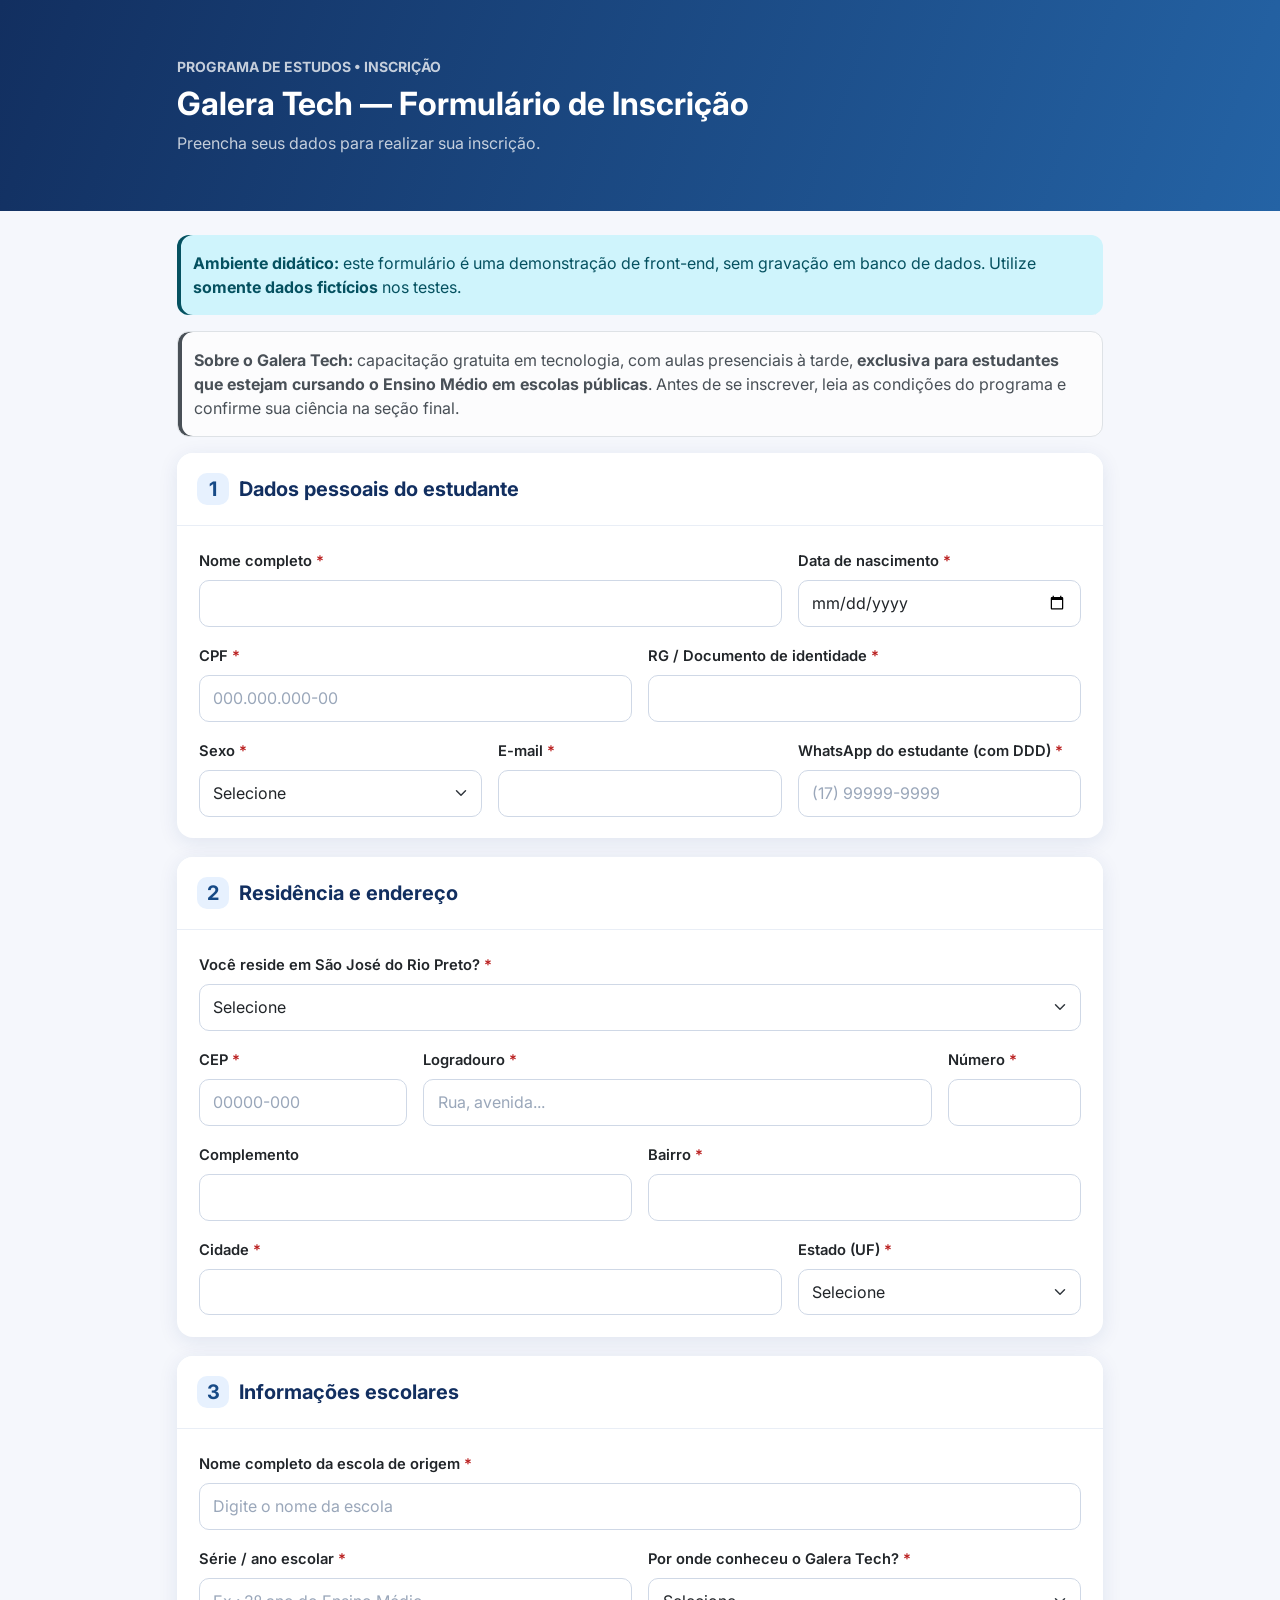
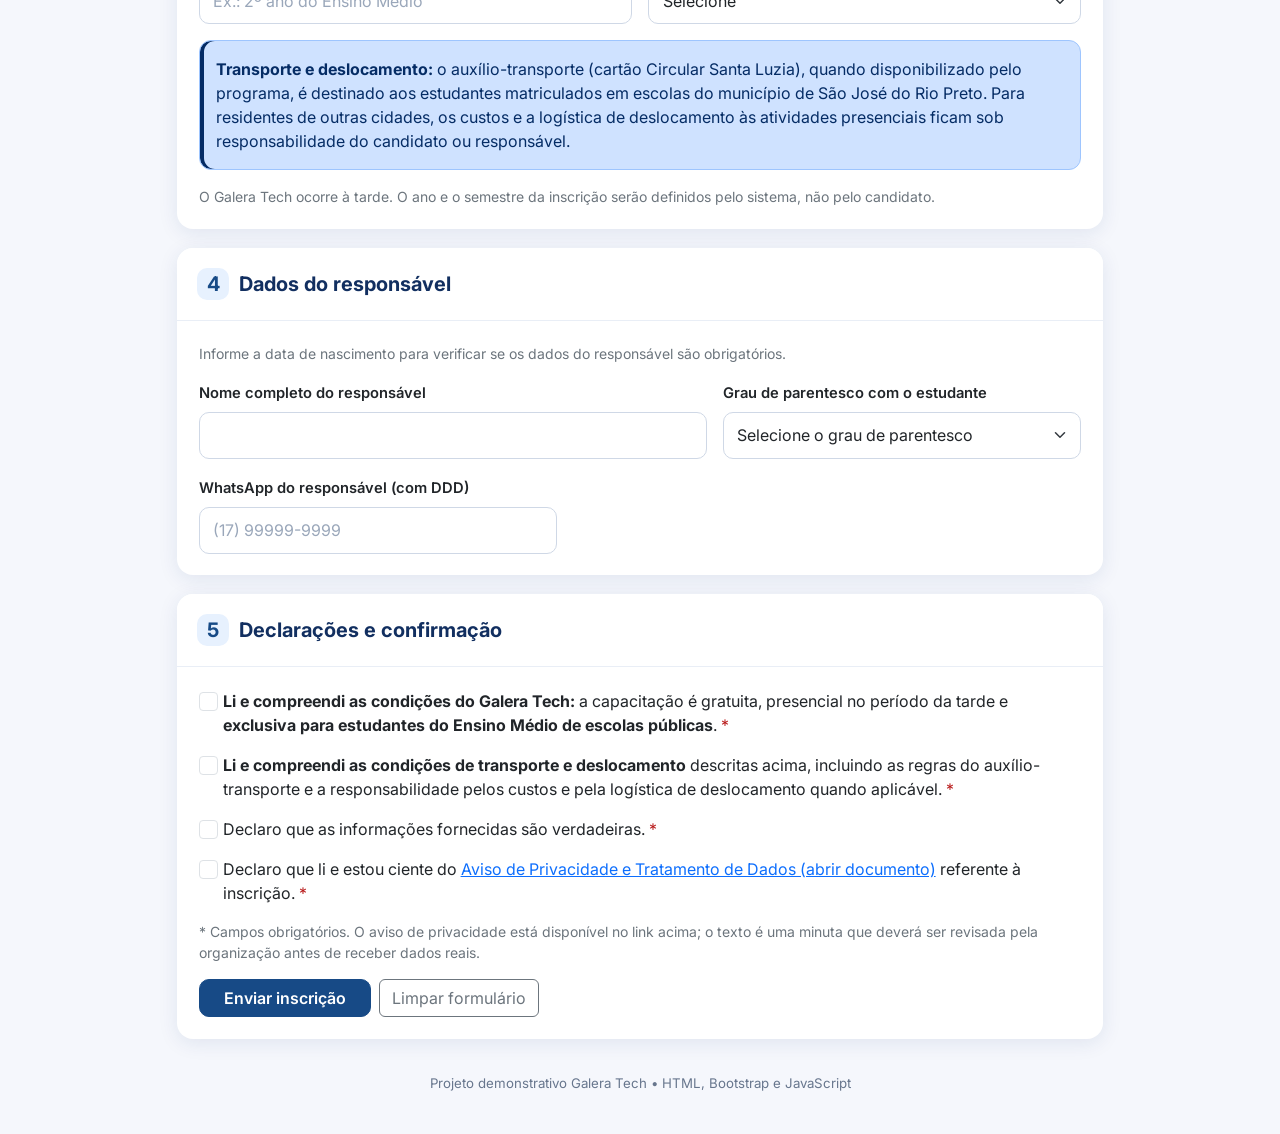
<file: projeto/index.html>
<!doctype html>
<html lang="pt-BR">

<head>
  <meta charset="utf-8" />
  <meta name="viewport" content="width=device-width, initial-scale=1" />
  <title>Galera Tech | Inscrição</title>
  <link href="https://cdn.jsdelivr.net/npm/bootstrap@5.3.3/dist/css/bootstrap.min.css" rel="stylesheet" />
  <link rel="stylesheet" href="assets/style.css" />
  <link rel="preconnect" href="https://fonts.googleapis.com" />
  <link rel="preconnect" href="https://fonts.gstatic.com" crossorigin />
  <link href="https://fonts.googleapis.com/css2?family=Inter:ital,opsz,wght@400;500;600;700" rel="stylesheet" />
</head>

<body>
  <header class="cabecalho">
    <div class="container" style="max-width: 950px">
      <div class="small text-uppercase fw-bold opacity-75 mb-2">
        Programa de estudos • Inscrição
      </div>
      <h1 class="h2 fw-bold mb-2">Galera Tech — Formulário de Inscrição</h1>
      <p class="mb-0 opacity-75">
        Preencha seus dados para realizar sua inscrição.
      </p>
    </div>
  </header>
  <main class="container py-4" style="max-width: 950px">
    <div class="alert alert-info border-0" role="note">
      <strong>Ambiente didático:</strong> este formulário é uma demonstração
      de front-end, sem gravação em banco de dados. Utilize
      <strong>somente dados fictícios</strong> nos testes.
    </div>
    <div class="alert alert-light border" role="note">
      <strong>Sobre o Galera Tech:</strong> capacitação gratuita em
      tecnologia, com aulas presenciais à tarde,
      <strong>exclusiva para estudantes que estejam cursando o Ensino Médio em
        escolas públicas</strong>. Antes de se inscrever, leia as condições do programa e confirme sua
      ciência na seção final.
    </div>
    <div id="mensagemSucesso" class="alert alert-success d-none" role="status" tabindex="-1"></div>
    <form id="formInscricao" novalidate>
      <section class="card secao">
        <div class="card-header">
          <h2 class="h5 mb-0">
            <span class="numero">1</span>Dados pessoais do estudante
          </h2>
        </div>
        <div class="card-body">
          <div class="row g-3">
            <div class="col-md-8">
              <label for="nome" class="form-label">Nome completo <span class="obrigatorio">*</span></label><input
                class="form-control" id="nome" name="nome" autocomplete="name" maxlength="150" required />
              <div class="invalid-feedback">Informe o nome completo.</div>
            </div>
            <div class="col-md-4">
              <label for="nascimento" class="form-label">Data de nascimento <span
                  class="obrigatorio">*</span></label><input type="date" class="form-control" id="nascimento"
                name="data_nascimento" required />
              <div class="invalid-feedback">
                Informe uma data de nascimento válida.
              </div>
            </div>
            <div class="col-md-6">
              <label for="cpf" class="form-label">CPF <span class="obrigatorio">*</span></label><input
                class="form-control" id="cpf" name="cpf" inputmode="numeric" placeholder="000.000.000-00" maxlength="14"
                required />
              <div class="invalid-feedback">Informe um CPF válido.</div>
            </div>
            <div class="col-md-6">
              <label for="rg" class="form-label">RG / Documento de identidade
                <span class="obrigatorio">*</span></label><input class="form-control" id="rg" name="rg" maxlength="30"
                required />
              <div class="invalid-feedback">
                Informe o documento de identidade.
              </div>
            </div>
            <div class="col-md-4">
              <label for="sexo" class="form-label">Sexo <span class="obrigatorio">*</span></label><select
                class="form-select" id="sexo" name="sexo" required>
                <option value="">Selecione</option>
                <option>Masculino</option>
                <option>Feminino</option>
                <option>Não desejo informar</option>
              </select>
              <div class="invalid-feedback">Selecione uma opção.</div>
            </div>
            <div class="col-md-4">
              <label for="email" class="form-label">E-mail <span class="obrigatorio">*</span></label><input type="email"
                class="form-control" id="email" name="email" maxlength="150" autocomplete="email" required />
              <div class="invalid-feedback">Informe um e-mail válido.</div>
            </div>
            <div class="col-md-4">
              <label for="telefone" class="form-label">WhatsApp do estudante (com DDD)
                <span class="obrigatorio">*</span></label><input type="tel" class="form-control" id="telefone"
                name="telefone" placeholder="(17) 99999-9999" maxlength="15" inputmode="numeric" required />
              <div class="invalid-feedback">
                Informe um celular com DDD (11 dígitos).
              </div>
            </div>
          </div>
        </div>
      </section>
      <section class="card secao">
        <div class="card-header">
          <h2 class="h5 mb-0">
            <span class="numero">2</span>Residência e endereço
          </h2>
        </div>
        <div class="card-body">
          <div class="row g-3">
            <div class="col-12">
              <label for="resideRioPreto" class="form-label">Você reside em São José do Rio Preto?
                <span class="obrigatorio">*</span></label><select id="resideRioPreto" name="reside_rio_preto"
                class="form-select" required>
                <option value="">Selecione</option>
                <option value="sim">Sim</option>
                <option value="nao">Não</option>
              </select>
              <div class="invalid-feedback">
                Informe se reside em São José do Rio Preto.
              </div>
            </div>
            <div class="col-md-3">
              <label for="cep" class="form-label">CEP <span class="obrigatorio">*</span></label><input
                class="form-control" id="cep" name="cep" placeholder="00000-000" maxlength="9" inputmode="numeric"
                required />
              <div class="invalid-feedback">
                Informe um CEP com 8 dígitos.
              </div>
            </div>
            <div class="col-md-7">
              <label for="logradouro" class="form-label">Logradouro <span class="obrigatorio">*</span></label><input
                class="form-control" id="logradouro" name="logradouro" maxlength="150" placeholder="Rua, avenida..."
                required />
              <div class="invalid-feedback">Informe o logradouro.</div>
            </div>
            <div class="col-md-2">
              <label for="numero" class="form-label">Número <span class="obrigatorio">*</span></label><input
                class="form-control" id="numero" name="numero" maxlength="15" required />
              <div class="invalid-feedback">Informe o número ou S/N.</div>
            </div>
            <div class="col-md-6">
              <label for="complemento" class="form-label">Complemento</label><input class="form-control"
                id="complemento" name="complemento" maxlength="100" />
            </div>
            <div class="col-md-6">
              <label for="bairro" class="form-label">Bairro <span class="obrigatorio">*</span></label><input
                class="form-control" id="bairro" name="bairro" maxlength="100" required />
              <div class="invalid-feedback">Informe o bairro.</div>
            </div>
            <div class="col-md-8">
              <label for="cidade" class="form-label">Cidade <span class="obrigatorio">*</span></label><input
                class="form-control" id="cidade" name="cidade" maxlength="100" required />
              <div class="invalid-feedback">Informe a cidade.</div>
            </div>
            <div class="col-md-4">
              <label for="estado" class="form-label">Estado (UF) <span class="obrigatorio">*</span></label><select
                class="form-select" id="estado" name="estado" required>
                <option value="">Selecione</option>
                <option value="AC">Acre (AC)</option>
                <option value="AL">Alagoas (AL)</option>
                <option value="AP">Amapá (AP)</option>
                <option value="AM">Amazonas (AM)</option>
                <option value="BA">Bahia (BA)</option>
                <option value="CE">Ceará (CE)</option>
                <option value="DF">Distrito Federal (DF)</option>
                <option value="ES">Espírito Santo (ES)</option>
                <option value="GO">Goiás (GO)</option>
                <option value="MA">Maranhão (MA)</option>
                <option value="MT">Mato Grosso (MT)</option>
                <option value="MS">Mato Grosso do Sul (MS)</option>
                <option value="MG">Minas Gerais (MG)</option>
                <option value="PA">Pará (PA)</option>
                <option value="PB">Paraíba (PB)</option>
                <option value="PR">Paraná (PR)</option>
                <option value="PE">Pernambuco (PE)</option>
                <option value="PI">Piauí (PI)</option>
                <option value="RJ">Rio de Janeiro (RJ)</option>
                <option value="RN">Rio Grande do Norte (RN)</option>
                <option value="RS">Rio Grande do Sul (RS)</option>
                <option value="RO">Rondônia (RO)</option>
                <option value="RR">Roraima (RR)</option>
                <option value="SC">Santa Catarina (SC)</option>
                <option value="SP">São Paulo (SP)</option>
                <option value="SE">Sergipe (SE)</option>
                <option value="TO">Tocantins (TO)</option>
              </select>
              <div class="invalid-feedback">Selecione o estado.</div>
            </div>
          </div>
        </div>
      </section>
      <section class="card secao">
        <div class="card-header">
          <h2 class="h5 mb-0">
            <span class="numero">3</span>Informações escolares
          </h2>
        </div>
        <div class="card-body">
          <div class="row g-3">
            <div class="col-12">
              <label for="escola" class="form-label">Nome completo da escola de origem
                <span class="obrigatorio">*</span></label><input type="text" class="form-control" id="escola"
                name="nome_escola" maxlength="150" placeholder="Digite o nome da escola" required />
              <div class="invalid-feedback">Informe o nome da escola.</div>
            </div>
            <div class="col-md-6">
              <label for="serie" class="form-label">Série / ano escolar <span class="obrigatorio">*</span></label><input
                type="text" class="form-control" id="serie" name="serie_escolar"
                placeholder="Ex.: 2º ano do Ensino Médio" maxlength="80" required />
              <div class="invalid-feedback">
                Informe a série ou ano escolar.
              </div>
            </div>
            <div class="col-md-6">
              <label for="origemDivulgacao" class="form-label">Por onde conheceu o Galera Tech?
                <span class="obrigatorio">*</span></label><select class="form-select" id="origemDivulgacao"
                name="origem_divulgacao" required>
                <option value="">Selecione</option>
                <option>Instagram / Redes sociais</option>
                <option>Escola (Diretoria / Professores)</option>
                <option>Amigos ou familiares</option>
                <option>Anúncio no rádio ou TV</option>
                <option>Outros</option>
              </select>
              <div class="invalid-feedback">
                Selecione como conheceu o projeto.
              </div>
            </div>
          </div>
          <div class="alert alert-primary mt-3 mb-0" role="note" id="informacaoTransporte">
            <strong>Transporte e deslocamento:</strong> o auxílio-transporte
            (cartão Circular Santa Luzia), quando disponibilizado pelo
            programa, é destinado aos estudantes matriculados em escolas do
            município de São José do Rio Preto. Para residentes de outras
            cidades, os custos e a logística de deslocamento às atividades
            presenciais ficam sob responsabilidade do candidato ou
            responsável.
          </div>
          <p class="small text-secondary mt-3 mb-0">
            O Galera Tech ocorre à tarde. O ano e o semestre da inscrição
            serão definidos pelo sistema, não pelo candidato.
          </p>
        </div>
      </section>
      <section class="card secao">
        <div class="card-header">
          <h2 class="h5 mb-0">
            <span class="numero">4</span>Dados do responsável
          </h2>
        </div>
        <div class="card-body">
          <p class="small text-secondary" id="ajudaResponsavel">
            Nome, WhatsApp e parentesco são obrigatórios para estudantes
            menores de 18 anos e opcionais para maiores.
          </p>
          <div class="row g-3">
            <div class="col-md-7">
              <label for="responsavelNome" class="form-label">Nome completo do responsável
                <span class="obrigatorio" id="asteriscoResponsavel">*</span></label><input
                class="form-control responsavel" id="responsavelNome" name="responsavel_nome" maxlength="150"
                autocomplete="off" />
              <div class="invalid-feedback">
                Informe o nome do responsável.
              </div>
            </div>
            <div class="col-md-5">
              <label for="parentesco" class="form-label">Grau de parentesco com o estudante
                <span class="obrigatorio" id="asteriscoParentesco">*</span></label><select
                class="form-select responsavel" id="parentesco" name="parentesco">
                <option value="">Selecione o grau de parentesco</option>
                <option value="Mãe">Mãe</option>
                <option value="Pai">Pai</option>
                <option value="Tutor(a) / Responsável legal">
                  Tutor(a) / Responsável legal
                </option>
                <option value="Outro">Outro</option>
              </select>
              <div class="invalid-feedback">Selecione o parentesco.</div>
            </div>
            <div class="col-md-5">
              <label for="responsavelTelefone" class="form-label">WhatsApp do responsável (com DDD)
                <span class="obrigatorio" id="asteriscoTelefoneResponsavel">*</span></label><input type="tel"
                class="form-control responsavel" id="responsavelTelefone" name="responsavel_telefone" maxlength="15"
                inputmode="numeric" placeholder="(17) 99999-9999" />
              <div class="invalid-feedback">
                Informe um WhatsApp com DDD (11 dígitos).
              </div>
            </div>
          </div>
        </div>
      </section>
      <section class="card secao">
        <div class="card-header">
          <h2 class="h5 mb-0">
            <span class="numero">5</span>Declarações e confirmação
          </h2>
        </div>
        <div class="card-body">
          <div class="form-check mb-3">
            <input class="form-check-input" type="checkbox" id="cienciaPrograma" name="ciencia_programa"
              required /><label class="form-check-label" for="cienciaPrograma"><strong>Li e compreendi as condições do
                Galera Tech:</strong> a
              capacitação é gratuita, presencial no período da tarde e
              <strong>exclusiva para estudantes do Ensino Médio de escolas
                públicas</strong>. <span class="obrigatorio">*</span></label>
            <div class="invalid-feedback">
              Confirme que leu e compreendeu as condições de participação.
            </div>
          </div>
          <div class="form-check mb-3">
            <input class="form-check-input" type="checkbox" id="cienciaTransporte" name="ciencia_transporte"
              required /><label class="form-check-label" for="cienciaTransporte"><strong>Li e compreendi as condições de
                transporte e
                deslocamento</strong>
              descritas acima, incluindo as regras do auxílio-transporte e a
              responsabilidade pelos custos e pela logística de deslocamento
              quando aplicável. <span class="obrigatorio">*</span></label>
            <div class="invalid-feedback">
              Confirme a ciência das condições de transporte e deslocamento.
            </div>
          </div>
          <div class="form-check mb-3">
            <input class="form-check-input" type="checkbox" id="veracidade" name="declarou_veracidade" required /><label
              class="form-check-label" for="veracidade">Declaro que as informações fornecidas são verdadeiras.
              <span class="obrigatorio">*</span></label>
            <div class="invalid-feedback">
              É necessário confirmar esta declaração.
            </div>
          </div>
          <div class="form-check mb-3">
            <input class="form-check-input" type="checkbox" id="privacidade" name="ciencia_privacidade"
              required /><label class="form-check-label" for="privacidade">Declaro que li e estou ciente do
              <a href="aviso-privacidade.html" target="_blank" rel="noopener noreferrer">Aviso de Privacidade e
                Tratamento de Dados (abrir
                documento)</a>
              referente à inscrição. <span class="obrigatorio">*</span></label>
            <div class="invalid-feedback">
              É necessário registrar a ciência do aviso de privacidade.
            </div>
          </div>
          <p class="small text-secondary">
            * Campos obrigatórios. O aviso de privacidade está disponível no
            link acima; o texto é uma minuta que deverá ser revisada pela
            organização antes de receber dados reais.
          </p>
          <div class="d-flex gap-2 flex-wrap acoes-form">
            <button type="submit" class="btn btn-primary px-4">
              Enviar inscrição</button><button type="reset" class="btn btn-outline-secondary">
              Limpar formulário
            </button>
          </div>
        </div>
      </section>
    </form>
    <footer class="text-center py-3">
      Projeto demonstrativo Galera Tech • HTML, Bootstrap e JavaScript
    </footer>
  </main>
  <script src="assets/validacoes.js"></script>
</body>

</html>
</file>
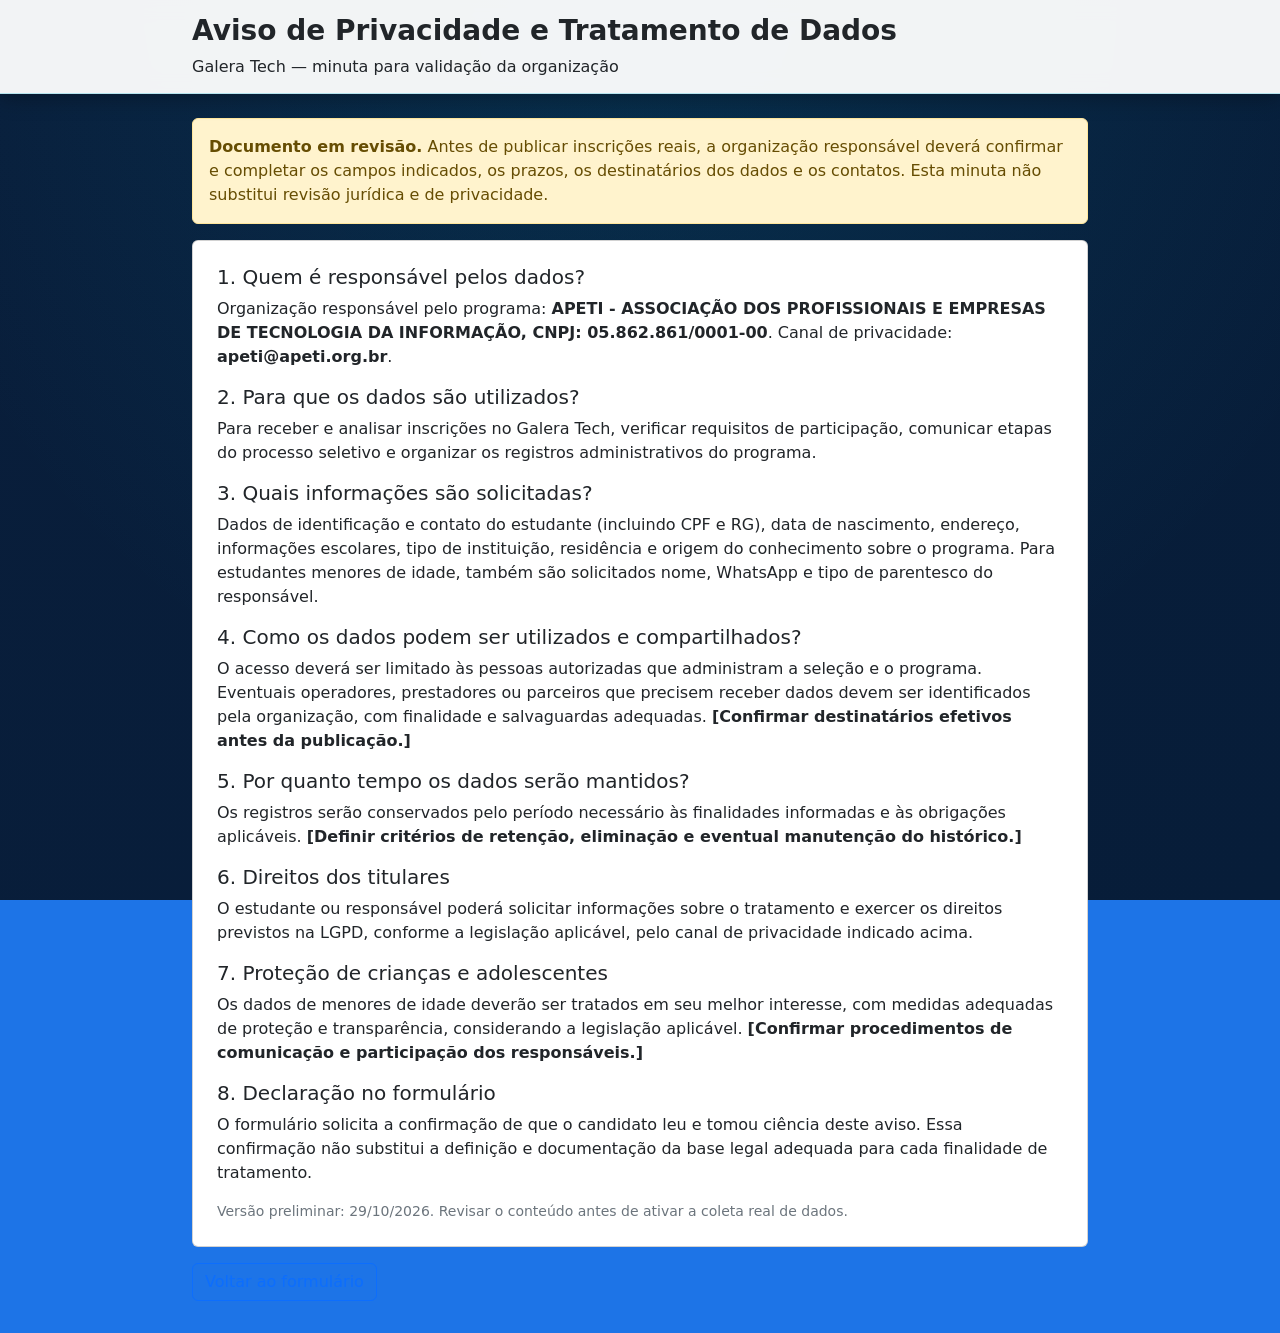
<file: aviso-privacidade.html>
<!doctype html>
<html lang="pt-BR">
  <head>
    <meta charset="utf-8" />
    <meta name="viewport" content="width=device-width, initial-scale=1" />
    <title>Galera Tech — Aviso de Privacidade (Minuta)</title>
    <link
      href="https://cdn.jsdelivr.net/npm/bootstrap@5.3.3/dist/css/bootstrap.min.css"
      rel="stylesheet"
    />
    <link href="assets/style.css" rel="stylesheet" />
  </head>
  <body>
    <header class="cabecalho">
      <div class="container" style="max-width: 920px">
        <h1 class="h3 fw-bold text-dark">Aviso de Privacidade e Tratamento de Dados</h1>
        <p class="mb-0 text-dark">Galera Tech — minuta para validação da organização</p>
      </div>
    </header>
    <main class="container py-4" style="max-width: 920px">
      <div class="alert alert-warning">
        <strong>Documento em revisão.</strong> Antes de publicar inscrições
        reais, a organização responsável deverá confirmar e completar os campos
        indicados, os prazos, os destinatários dos dados e os contatos. Esta
        minuta não substitui revisão jurídica e de privacidade.
      </div>
      <article class="card">
        <div class="card-body p-4">
          <h2 class="h5">1. Quem é responsável pelos dados?</h2>
          <p>
            Organização responsável pelo programa:
            <strong>APETI - ASSOCIAÇÃO DOS PROFISSIONAIS E EMPRESAS DE TECNOLOGIA DA INFORMAÇÃO, CNPJ: 05.862.861/0001-00</strong>.
            Canal de privacidade: <strong>apeti@apeti.org.br</strong>.
          </p>
          <h2 class="h5">2. Para que os dados são utilizados?</h2>
          <p>
            Para receber e analisar inscrições no Galera Tech, verificar
            requisitos de participação, comunicar etapas do processo seletivo e
            organizar os registros administrativos do programa.
          </p>
          <h2 class="h5">3. Quais informações são solicitadas?</h2>
          <p>
            Dados de identificação e contato do estudante (incluindo CPF e RG),
            data de nascimento, endereço, informações escolares, tipo de
            instituição, residência e origem do conhecimento sobre o programa.
            Para estudantes menores de idade, também são solicitados nome,
            WhatsApp e tipo de parentesco do responsável.
          </p>
          <h2 class="h5">
            4. Como os dados podem ser utilizados e compartilhados?
          </h2>
          <p>
            O acesso deverá ser limitado às pessoas autorizadas que administram
            a seleção e o programa. Eventuais operadores, prestadores ou
            parceiros que precisem receber dados devem ser identificados pela
            organização, com finalidade e salvaguardas adequadas.
            <strong
              >[Confirmar destinatários efetivos antes da publicação.]</strong
            >
          </p>
          <h2 class="h5">5. Por quanto tempo os dados serão mantidos?</h2>
          <p>
            Os registros serão conservados pelo período necessário às
            finalidades informadas e às obrigações aplicáveis.
            <strong
              >[Definir critérios de retenção, eliminação e eventual manutenção
              do histórico.]</strong
            >
          </p>
          <h2 class="h5">6. Direitos dos titulares</h2>
          <p>
            O estudante ou responsável poderá solicitar informações sobre o
            tratamento e exercer os direitos previstos na LGPD, conforme a
            legislação aplicável, pelo canal de privacidade indicado acima.
          </p>
          <h2 class="h5">7. Proteção de crianças e adolescentes</h2>
          <p>
            Os dados de menores de idade deverão ser tratados em seu melhor
            interesse, com medidas adequadas de proteção e transparência,
            considerando a legislação aplicável.
            <strong
              >[Confirmar procedimentos de comunicação e participação dos
              responsáveis.]</strong
            >
          </p>
          <h2 class="h5">8. Declaração no formulário</h2>
          <p>
            O formulário solicita a confirmação de que o candidato leu e tomou
            ciência deste aviso. Essa confirmação não substitui a definição e
            documentação da base legal adequada para cada finalidade de
            tratamento.
          </p>
          <p class="small text-secondary mb-0">
            Versão preliminar: 29/10/2026. Revisar o conteúdo antes de ativar a
            coleta real de dados.
          </p>
        </div>
      </article>
      <a class="btn btn-outline-primary mt-3" href="index.php"
        >Voltar ao formulário</a
      >
    </main>
  </body>
</html>
</file>
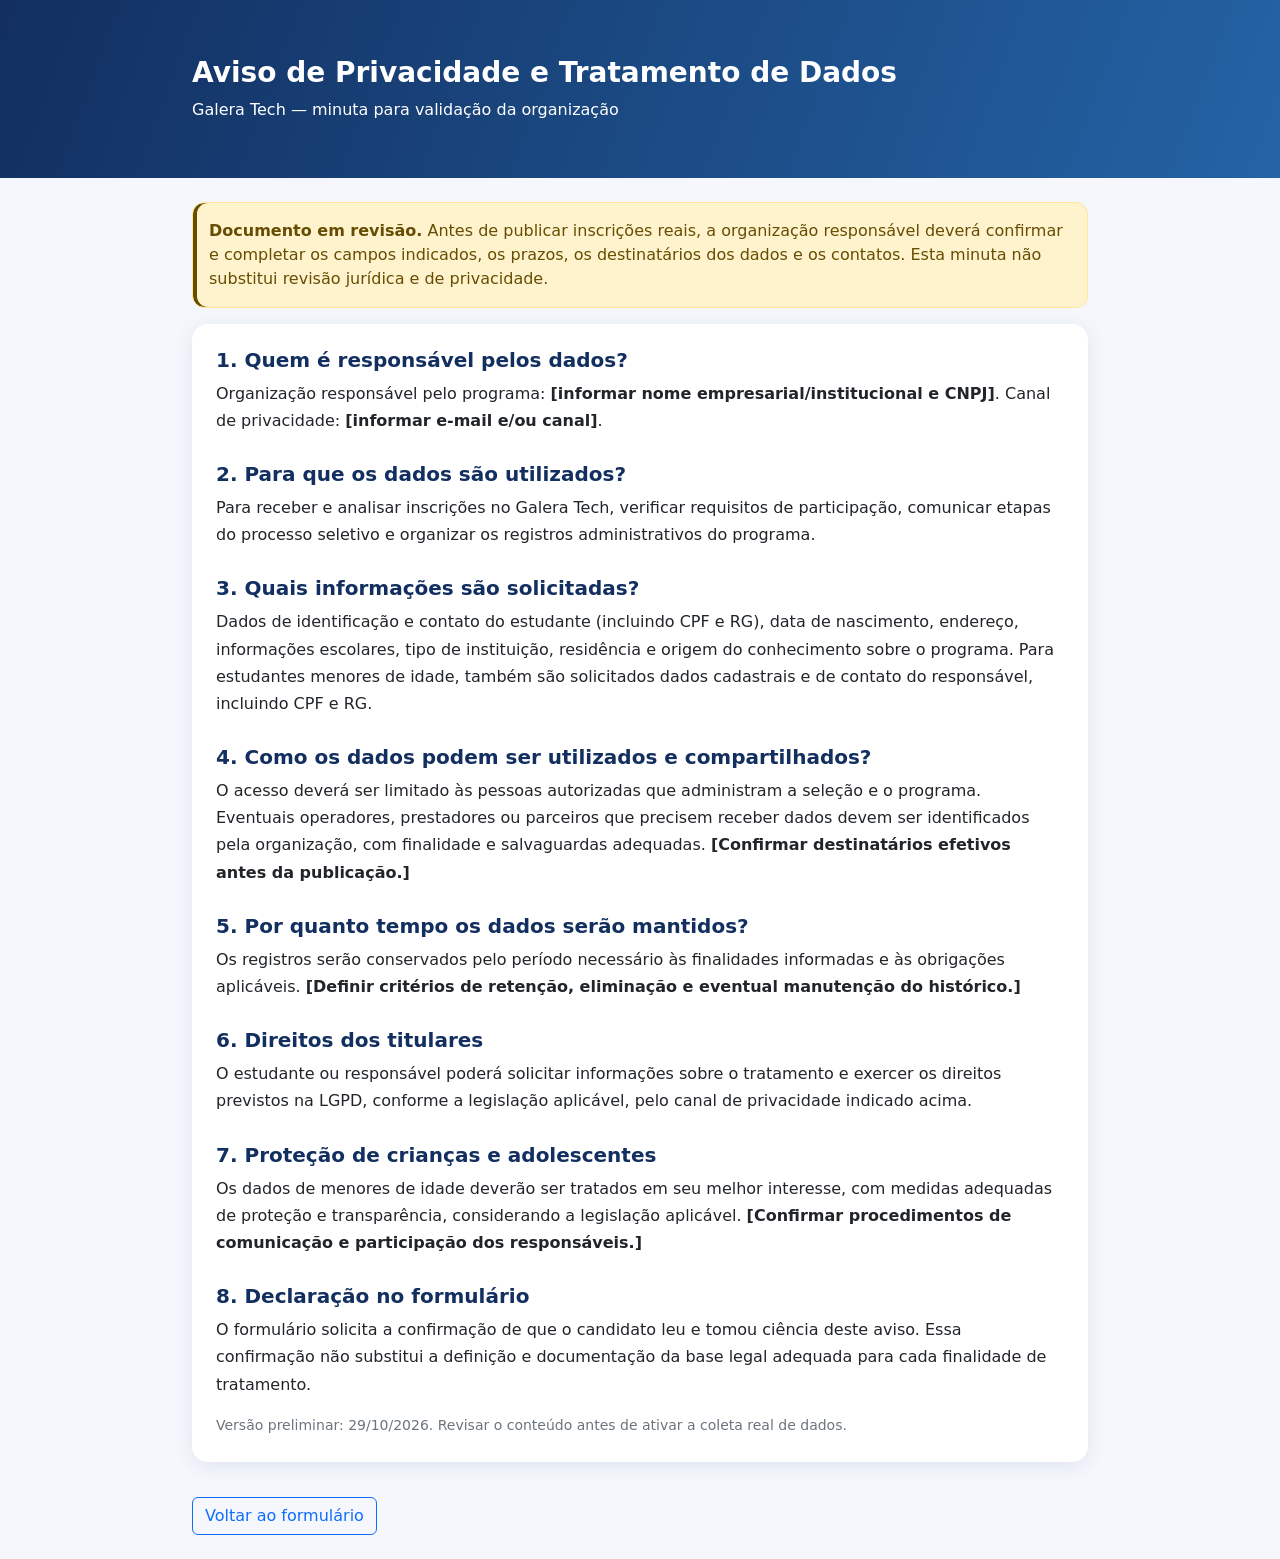
<file: projeto/aviso-privacidade.html>
<!doctype html>
<html lang="pt-BR">

<head>
    <meta charset="utf-8">
    <meta name="viewport" content="width=device-width, initial-scale=1">
    <title>Galera Tech — Aviso de Privacidade (Minuta)</title>
    <link href="https://cdn.jsdelivr.net/npm/bootstrap@5.3.3/dist/css/bootstrap.min.css" rel="stylesheet">
    <link href="assets/style.css" rel="stylesheet">
</head>

<body>
    <header class="cabecalho">
        <div class="container" style="max-width:920px">
            <h1 class="h3 fw-bold">Aviso de Privacidade e Tratamento de Dados</h1>
            <p class="mb-0">Galera Tech — minuta para validação da organização</p>
        </div>
    </header>
    <main class="container py-4" style="max-width:920px">
        <div class="alert alert-warning"><strong>Documento em revisão.</strong> Antes de publicar inscrições reais, a
            organização responsável deverá confirmar e completar os campos indicados, os prazos, os destinatários dos
            dados e os contatos. Esta minuta não substitui revisão jurídica e de privacidade.</div>
        <article class="card">
            <div class="card-body p-4">
                <h2 class="h5">1. Quem é responsável pelos dados?</h2>
                <p>Organização responsável pelo programa: <strong>[informar nome empresarial/institucional e
                        CNPJ]</strong>. Canal de privacidade: <strong>[informar e-mail e/ou canal]</strong>.</p>
                <h2 class="h5">2. Para que os dados são utilizados?</h2>
                <p>Para receber e analisar inscrições no Galera Tech, verificar requisitos de participação, comunicar
                    etapas do processo seletivo e organizar os registros administrativos do programa.</p>
                <h2 class="h5">3. Quais informações são solicitadas?</h2>
                <p>Dados de identificação e contato do estudante (incluindo CPF e RG), data de nascimento, endereço,
                    informações escolares, tipo de instituição, residência e origem do conhecimento sobre o programa.
                    Para estudantes menores de idade, também são solicitados dados cadastrais e de contato do
                    responsável, incluindo CPF e RG.</p>
                <h2 class="h5">4. Como os dados podem ser utilizados e compartilhados?</h2>
                <p>O acesso deverá ser limitado às pessoas autorizadas que administram a seleção e o programa. Eventuais
                    operadores, prestadores ou parceiros que precisem receber dados devem ser identificados pela
                    organização, com finalidade e salvaguardas adequadas. <strong>[Confirmar destinatários efetivos
                        antes da publicação.]</strong></p>
                <h2 class="h5">5. Por quanto tempo os dados serão mantidos?</h2>
                <p>Os registros serão conservados pelo período necessário às finalidades informadas e às obrigações
                    aplicáveis. <strong>[Definir critérios de retenção, eliminação e eventual manutenção do
                        histórico.]</strong></p>
                <h2 class="h5">6. Direitos dos titulares</h2>
                <p>O estudante ou responsável poderá solicitar informações sobre o tratamento e exercer os direitos
                    previstos na LGPD, conforme a legislação aplicável, pelo canal de privacidade indicado acima.</p>
                <h2 class="h5">7. Proteção de crianças e adolescentes</h2>
                <p>Os dados de menores de idade deverão ser tratados em seu melhor interesse, com medidas adequadas de
                    proteção e transparência, considerando a legislação aplicável. <strong>[Confirmar procedimentos de
                        comunicação e participação dos responsáveis.]</strong></p>
                <h2 class="h5">8. Declaração no formulário</h2>
                <p>O formulário solicita a confirmação de que o candidato leu e tomou ciência deste aviso. Essa
                    confirmação não substitui a definição e documentação da base legal adequada para cada finalidade de
                    tratamento.</p>
                <p class="small text-secondary mb-0">Versão preliminar: 29/10/2026. Revisar o conteúdo antes de ativar a
                    coleta real de dados.</p>
            </div>
        </article><a class="btn btn-outline-primary mt-3" href="index.html">Voltar ao formulário</a>
    </main>
</body>

</html>
</file>
<file: projeto/assets/style.css>
:root {
  --azul-escuro: #122f60;
  --azul-medio: #174a86;
  --azul-claro: #2463a5;
  --azul-bebe: #689add;
  --fundo: #f5f7fc;
  --vermelho-escarlate: #b91c1c;
  --sombra-cor: #183a7218;
  --raio: 16px;
}

body {
  background: var(--fundo);
  color: #25334b;
  font-family: "Inter", system-ui, sans-serif;
}

.cabecalho {
  background: linear-gradient(110deg, var(--azul-escuro), var(--azul-claro));
  color: #fff;
  padding: 3.5rem 0;
}

.secao,
article.card {
  border: 0;
  border-radius: var(--raio);
  box-shadow: 0 4px 20px var(--sombra-cor);
  margin-bottom: 1.2rem;
}

.secao .card-header {
  background: #fff;
  border-bottom: 1px solid #e9eef6;
  border-radius: var(--raio) var(--raio) 0 0;
  padding: 1.25rem;
}

.secao .card-body {
  padding: 1.35rem;
}

.card-header h2,
article.card h2 {
  color: var(--azul-escuro);
  font-weight: 700;
}

article.card h2 {
  margin-top: 1.75rem;
}

article.card h2:first-child {
  margin-top: 0;
}

article.card p {
  line-height: 1.7;
}

.numero {
  display: inline-grid;
  place-items: center;
  width: 32px;
  height: 32px;
  border-radius: 10px;
  background: #e7f1fe;
  color: var(--azul-medio);
  font-weight: 700;
  margin-right: 0.65rem;
}

.alert {
  border-radius: 12px;
  box-shadow: inset 4px 0 0 var(--bs-alert-color);
}

.form-label {
  font-weight: 600;
  font-size: 0.92rem;
}

.obrigatorio {
  color: var(--vermelho-escarlate);
}

.form-control,
.form-select {
  padding: 0.65rem 0.85rem;
  border-radius: 10px;
  border: 1px solid #cfd8e6;
  background-color: #fff;
  transition: border-color 0.15s ease, box-shadow 0.15s ease;
}

.form-select {
  padding-right: 2.25rem;
}

.form-control::placeholder {
  color: #9aa7ba;
}

.form-control:focus,
.form-select:focus {
  border-color: var(--azul-bebe);
  box-shadow: 0 0 0 0.2rem #2776ca20;
}

.form-check-input {
  width: 1.2em;
  height: 1.2em;
  margin-top: 0.2em;
}

.form-check-label {
  line-height: 1.5;
}

.btn-primary {
  --bs-btn-bg: var(--azul-medio);
  --bs-btn-border-color: var(--azul-medio);
  --bs-btn-hover-bg: var(--azul-escuro);
  --bs-btn-hover-border-color: var(--azul-escuro);
  --bs-btn-active-bg: var(--azul-escuro);
  --bs-btn-active-border-color: var(--azul-escuro);
  font-weight: 600;
  border-radius: 10px;
  transition: transform 0.15s ease, box-shadow 0.15s ease;
}

.btn-primary:hover {
  transform: translateY(-1px);
  box-shadow: 0 6px 14px rgba(18, 47, 96, 0.25);
}

footer {
  color: #67768d;
  font-size: 0.83rem;
}

@media (max-width: 576px) {
  .cabecalho {
    padding: 1.5rem 0;
  }

  .cabecalho h1 {
    font-size: 1.4rem;
  }

  .secao .card-header,
  .secao .card-body {
    padding: 1rem;
  }

  .acoes-form .btn {
    width: 100%;
  }
}
</file>
<file: assets/style.css>
/* ========================================
   1. PALETA DE CORES
   ========================================*/
:root {
  --azul-escuro-galera: #07111e;
  --preto-galera: #000000;
  --azul-institucional: #0b1d3a;
  --azul-hover: #1e5bb0;
  --ciano-galera: #00b4d8;
  --amarelo-galera: #ffcd38;
  --fundo-pagina: #1d74e7;
  --cinza-borda: #e2e8f0;
  --cabecalho-color: #ffffff;
  --texto-escuro: #1e293b;
  --texto-mutado: #64748b;
}

body {
  background-color: var(--fundo-pagina) !important;
  background-image:
    radial-gradient(circle at 50% 0%, rgba(0, 180, 216, 0.12), transparent 70%),
    linear-gradient(135deg, rgb(9, 30, 59), rgb(7, 29, 57)) !important;
  background-size: cover;
  background-position: center;
  background-attachment: fixed;
  color: var(--texto-escuro);
  font-family: "Inter", system-ui, -apple-system, sans-serif;
  min-height: 100vh;
  display: flex;
  flex-direction: column;
  justify-content: space-between;
  margin: 0;
}

/* ========================================
   2. CABEÇALHO FIXO
   ======================================== */
header.cabecalho {
  position: sticky;
  top: 0;
  z-index: 1030;
  background: rgba(255, 255, 255, 0.95) !important;
  backdrop-filter: blur(10px);
  -webkit-backdrop-filter: blur(10px);
  border-bottom: 1px solid rgba(0, 180, 216, 0.25);
  box-shadow: 0 4px 20px rgba(0, 0, 0, 0.3);
  padding: 0.85rem 0;
  transition: all 0.3s ease;
}

.cabecalho-logo-img {
  height: 60px;
  width: auto;
  object-fit: contain;
  filter: drop-shadow(0 2px 4px rgba(0, 0, 0, 0.4));
}

.cabecalho-titulo {
  color: var(--azul-escuro-galera);
  font-weight: 700;
  letter-spacing: -0.02em;
}

.cabecalho-subtitulo {
  color: var(--texto-mutado);
  font-weight: 500;
}

/* ========================================
   3. CONTAINER PRINCIPAL E WIZARD (INDEX)
   ======================================== */
main.container {
  max-width: 860px;
  margin: 0 auto;
  flex: 1;
  padding-top: 1.5rem !important;
  padding-bottom: 2rem !important;
}

.wizard-wrapper {
  background: #ffffff;
  border-radius: 16px;
  box-shadow: 0 20px 40px rgba(0, 0, 0, 0.35);
  border: 1px solid rgba(255, 255, 255, 0.15);
  overflow: hidden;
}

.alert-info-custom {
  background: rgba(255, 255, 255, 0.95);
  border-left: 4px solid var(--ciano-galera);
  color: var(--azul-escuro-galera);
  border-radius: 10px;
}

.wizard-progress-wrapper {
  background: rgba(11, 29, 58, 0.75);
  padding: 12px 16px;
  border-radius: 12px;
  border: 1px solid rgba(0, 180, 216, 0.3);
  backdrop-filter: blur(10px);
}

.wizard-global-progress {
  width: 100%;
  height: 8px;
  background-color: rgba(255, 255, 255, 0.12);
  border-radius: 9999px;
  overflow: hidden;
  box-shadow: inset 0 1px 3px rgba(0, 0, 0, 0.4);
}

.wizard-progress-bar {
  height: 100%;
  width: 20%;
  background: linear-gradient(90deg, #174a86, var(--ciano-galera));
  box-shadow: 0 0 12px rgba(0, 180, 216, 0.8);
  transition: width 0.4s cubic-bezier(0.4, 0, 0.2, 1);
  border-radius: 9999px;
}

.wizard-header-tabs {
  display: flex;
  background: #f8fafc;
  border-bottom: 1px solid var(--cinza-borda);
  overflow-x: hidden;
  width: 100%;
}

.wizard-tab {
  flex: 1;
  padding: 0.85rem 0.2rem;
  text-align: center;
  font-size: 0.78rem;
  font-weight: 600;
  color: var(--texto-mutado);
  background: transparent;
  border: none;
  border-bottom: 3px solid transparent;
  transition: all 0.25s ease;
  white-space: nowrap;
  overflow: hidden;
  text-overflow: ellipsis;
}

.wizard-tab.active {
  color: var(--azul-institucional);
  background: #ffffff;
  border-bottom-color: var(--ciano-galera);
  font-weight: 700;
}

/* ========================================
   4. BOTÕES E SEÇÕES
   ======================================== */
.btn-primary,
.btn-wizard-next {
  background-color: #38bdf8 !important;
  color: #0f172a !important;
  border: none !important;
  padding: 0.65rem 1.5rem;
  border-radius: 10px;
  font-weight: 700;
  font-size: 0.95rem;
  box-shadow: 0 4px 12px rgba(56, 189, 248, 0.25);
  transition: background-color 0.4s ease, color 0.4s ease, transform 0.2s ease, box-shadow 0.2s ease !important;
}

.btn-primary:hover,
.btn-wizard-next:hover {
  background-color: #ffcd38 !important;
  color: #0f172a !important;
  transform: translateY(-1px);
  box-shadow: 0 6px 16px rgba(255, 205, 56, 0.35);
}

.btn-wizard-prev {
  background: #e2e8f0;
  color: #334155;
  border: none;
  padding: 0.65rem 1.3rem;
  border-radius: 10px;
  font-weight: 600;
  font-size: 0.95rem;
  transition: all 0.2s ease;
}

.btn-wizard-prev:hover {
  background: #cbd5e1;
  color: #1e293b;
}

.btn-outline-secondary {
  border: 1.5px solid #cbd5e1;
  color: #475569;
  border-radius: 10px;
  font-weight: 600;
  padding: 0.65rem 1.2rem;
  transition: all 0.2s ease;
}

.btn-outline-secondary:hover {
  background: #f1f5f9;
  color: #1e293b;
  border-color: #94a3b8;
}

.secao {
  display: none;
  border: none !important;
  box-shadow: none !important;
  border-radius: 0 !important;
}

.secao.step-active {
  display: block;
}

.secao .card-header {
  background: #ffffff !important;
  border-bottom: 1px solid var(--cinza-borda) !important;
  padding: 1.25rem 1.5rem !important;
}

.secao .card-header h2 {
  color: var(--azul-escuro-galera);
  font-weight: 700;
  font-size: 1.15rem;
}

.numero {
  display: inline-flex;
  align-items: center;
  justify-content: center;
  width: 28px;
  height: 28px;
  border-radius: 8px;
  background: rgba(0, 180, 216, 0.15);
  color: var(--azul-institucional);
  font-weight: 700;
  font-size: 0.9rem;
  margin-right: 0.6rem;
}

.form-label {
  font-weight: 600;
  font-size: 0.88rem;
  color: #334155;
}

.obrigatorio {
  color: #e11d48;
}

.form-control,
.form-select {
  padding: 0.65rem 0.85rem;
  border-radius: 8px;
  border: 1px solid var(--cinza-borda);
  font-size: 0.95rem;
}

.form-control:focus,
.form-select:focus {
  border-color: var(--ciano-galera);
  box-shadow: 0 0 0 0.25rem rgba(0, 180, 216, 0.2);
}

.wizard-footer-actions {
  display: flex;
  justify-content: space-between;
  align-items: center;
  padding: 1.25rem 1.5rem;
  background: #f8fafc;
  border-top: 1px solid var(--cinza-borda);
}

footer {
  color: #94a3b8;
  font-size: 0.82rem;
  text-align: center;
  padding: 1.5rem 0 1rem;
}

footer a {
  color: var(--ciano-galera);
  text-decoration: none;
}

footer a:hover {
  text-decoration: underline;
}

@media (max-width: 768px) {
  .cabecalho-logo-img {
    height: 45px;
  }

  .cabecalho-titulo {
    font-size: 1.05rem !important;
  }

  .cabecalho-subtitulo {
    font-size: 0.75rem !important;
  }
}

/* =========================================
   5. BOTÃO DE TEMA (MODO CLARO E ESCURO)
   ========================================= */
button.theme-switch {
  position: relative !important;
  width: 60px !important;
  height: 30px !important;
  background-color: #1e293b !important;
  border: 1px solid #ffffff !important;
  border-radius: 9999px !important;
  display: flex !important;
  align-items: center !important;
  padding: 0 4px !important;
  cursor: pointer !important;
  outline: none !important;
  box-shadow: none !important;
  transition: background-color 0.3s ease, border-color 0.3s ease !important;
}

button.theme-switch .switch-thumb {
  position: absolute !important;
  top: 3px !important;
  left: 3px !important;
  width: 22px !important;
  height: 22px !important;
  background-color: #ffffff !important;
  border-radius: 50% !important;
  box-shadow: 0 2px 4px rgba(0, 0, 0, 0.3) !important;
  transition: transform 0.3s cubic-bezier(0.4, 0, 0.2, 1) !important;
  z-index: 2 !important;
}

body.light-mode {
  background-color: #f1f5f9 !important;
  background-image: none !important;
}

body.light-mode button.theme-switch {
  background-color: #ffffff !important;
  border-color: #cbd5e1 !important;
}

body.light-mode button.theme-switch .switch-thumb {
  transform: translateX(30px) !important;
  background-color: #f59e0b !important;
}

body.light-mode .wizard-wrapper {
  background: #ffffff !important;
  box-shadow: 0 10px 30px rgba(15, 23, 42, 0.1) !important;
  border: 1px solid #cbd5e1 !important;
}

/* ========================================
   6. PAINEL.CSS ESTILIZAÇÃO
   ======================================== */
.painel-container {
  max-width: 1140px !important;
}

header.cabecalho.painel-header {
  background: linear-gradient(135deg, #07111e 0%, #0b1d3a 65%, #112d57 100%) !important;
  border-bottom: 2px solid rgba(0, 180, 216, 0.45) !important;
  padding: 1.15rem 0 !important;
}

.painel-header-titulo {
  color: #ffffff !important;
  font-weight: 700;
  letter-spacing: -0.02em;
}

.painel-header-subtitulo {
  color: #00b4d8 !important;
  font-weight: 500;
}

.painel-card {
  background: #ffffff !important;
  border: 1px solid #cbd5e1 !important;
  border-radius: 14px !important;
  box-shadow: 0 14px 30px rgba(0, 0, 0, 0.24) !important;
  overflow: hidden;
}

.painel-resumo {
  background: linear-gradient(90deg, rgba(11, 29, 58, 0.92), rgba(23, 74, 134, 0.85)) !important;
  color: #f8fafc !important;
  border: 1px solid rgba(0, 180, 216, 0.4) !important;
  border-left: 4px solid #00b4d8 !important;
  border-radius: 10px !important;
}

.painel-tabela thead th {
  background-color: #0f172a !important;
  color: #e2e8f0 !important;
  font-size: 0.75rem;
  font-weight: 700;
  letter-spacing: 0.05em;
  text-transform: uppercase;
  border-bottom: none !important;
}

.painel-tabela tbody tr {
  transition: background-color 0.15s ease, transform 0.15s ease;
}

.painel-tabela tbody tr:hover {
  background-color: rgba(0, 180, 216, 0.08) !important;
}

.painel-acoes {
  display: inline-flex;
  align-items: center;
  gap: 0.45rem;
  flex-wrap: nowrap;
}

.btn-sair-painel {
  background-color: rgba(255, 255, 255, 0.08) !important;
  color: #ffffff !important;
  border: 1px solid rgba(255, 255, 255, 0.35) !important;
  border-radius: 8px;
  font-weight: 600;
}

.btn-sair-painel:hover {
  background-color: #ef4444 !important;
  border-color: #ef4444 !important;
  color: #ffffff !important;
}
</file>
